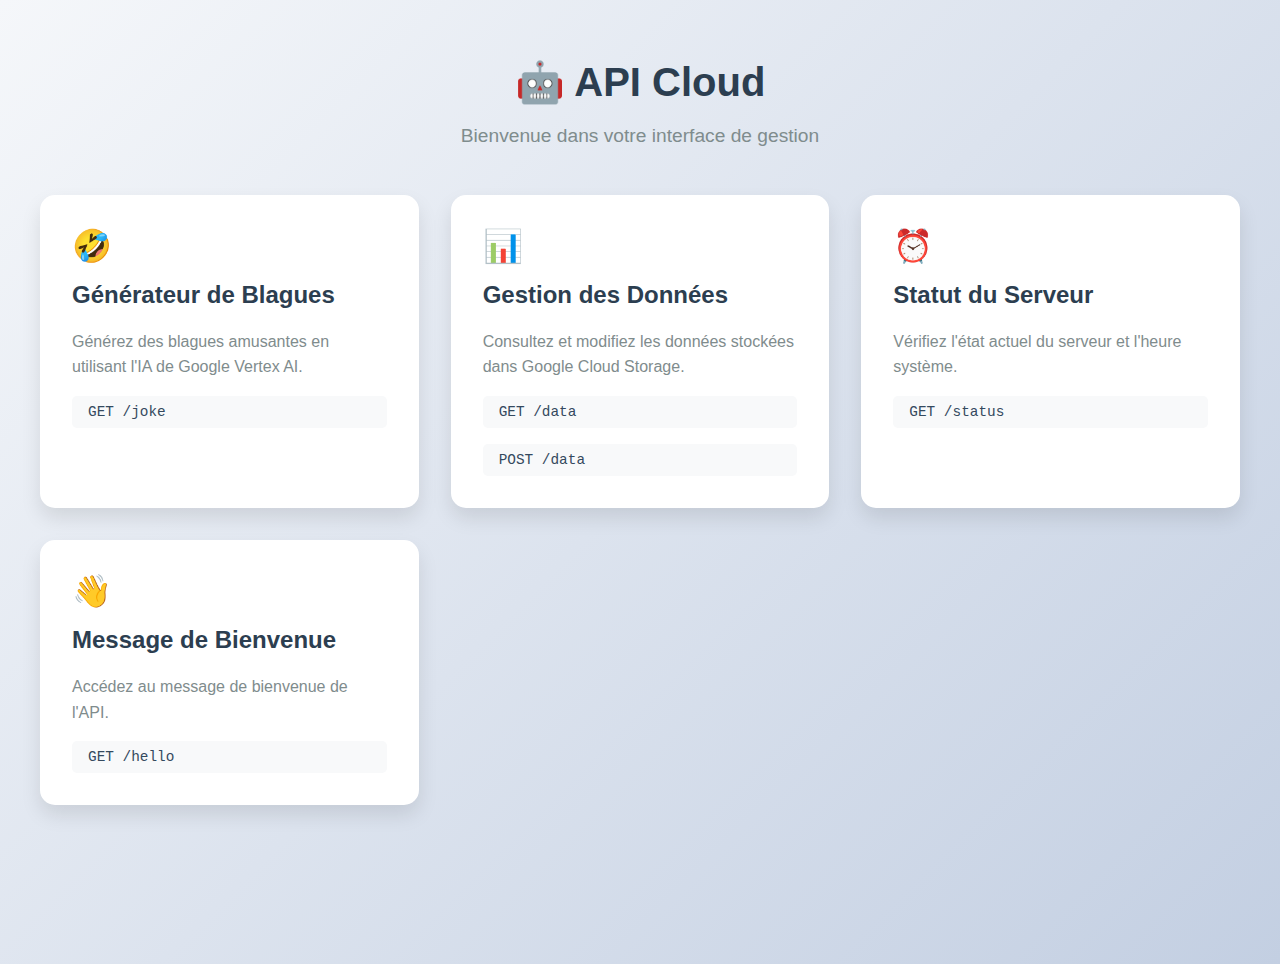
<file: app/templates/home.html>
<!DOCTYPE html>
<html lang="fr">
<head>
    <meta charset="UTF-8">
    <meta name="viewport" content="width=device-width, initial-scale=1.0">
    <title>API Cloud - Accueil</title>
    <style>
        body {
            font-family: 'Segoe UI', Tahoma, Geneva, Verdana, sans-serif;
            background: linear-gradient(135deg, #f5f7fa 0%, #c3cfe2 100%);
            min-height: 100vh;
            margin: 0;
            padding: 2rem;
        }

        .container {
            max-width: 1200px;
            margin: 0 auto;
        }

        header {
            text-align: center;
            margin-bottom: 3rem;
        }

        h1 {
            color: #2c3e50;
            font-size: 2.5rem;
            margin-bottom: 1rem;
        }

        .subtitle {
            color: #7f8c8d;
            font-size: 1.2rem;
        }

        .features-grid {
            display: grid;
            grid-template-columns: repeat(auto-fit, minmax(300px, 1fr));
            gap: 2rem;
            margin-top: 2rem;
        }

        .feature-card {
            background: white;
            border-radius: 15px;
            padding: 2rem;
            box-shadow: 0 10px 20px rgba(0,0,0,0.1);
            transition: transform 0.3s ease;
            text-decoration: none;
            color: inherit;
        }

        .feature-card:hover {
            transform: translateY(-5px);
        }

        .feature-card h2 {
            color: #2c3e50;
            margin-top: 0;
            display: flex;
            align-items: center;
            gap: 0.5rem;
        }

        .feature-card p {
            color: #7f8c8d;
            line-height: 1.6;
        }

        .api-endpoint {
            background: #f8f9fa;
            padding: 0.5rem 1rem;
            border-radius: 5px;
            font-family: monospace;
            font-size: 0.9rem;
            color: #34495e;
            margin-top: 1rem;
        }

        .emoji {
            font-size: 2rem;
            margin-bottom: 1rem;
        }
    </style>
</head>
<body>
    <div class="container">
        <header>
            <h1>🤖 API Cloud</h1>
            <p class="subtitle">Bienvenue dans votre interface de gestion</p>
        </header>

        <div class="features-grid">
            <a href="/joke" class="feature-card">
                <div class="emoji">🤣</div>
                <h2>Générateur de Blagues</h2>
                <p>Générez des blagues amusantes en utilisant l'IA de Google Vertex AI.</p>
                <div class="api-endpoint">GET /joke</div>
            </a>

            <a href="/data" class="feature-card">
                <div class="emoji">📊</div>
                <h2>Gestion des Données</h2>
                <p>Consultez et modifiez les données stockées dans Google Cloud Storage.</p>
                <div class="api-endpoint">GET /data</div>
                <div class="api-endpoint">POST /data</div>
            </a>

            <a href="/status" class="feature-card">
                <div class="emoji">⏰</div>
                <h2>Statut du Serveur</h2>
                <p>Vérifiez l'état actuel du serveur et l'heure système.</p>
                <div class="api-endpoint">GET /status</div>
            </a>

            <a href="/hello" class="feature-card">
                <div class="emoji">👋</div>
                <h2>Message de Bienvenue</h2>
                <p>Accédez au message de bienvenue de l'API.</p>
                <div class="api-endpoint">GET /hello</div>
            </a>
        </div>
    </div>
</body>
</html>
</file>
